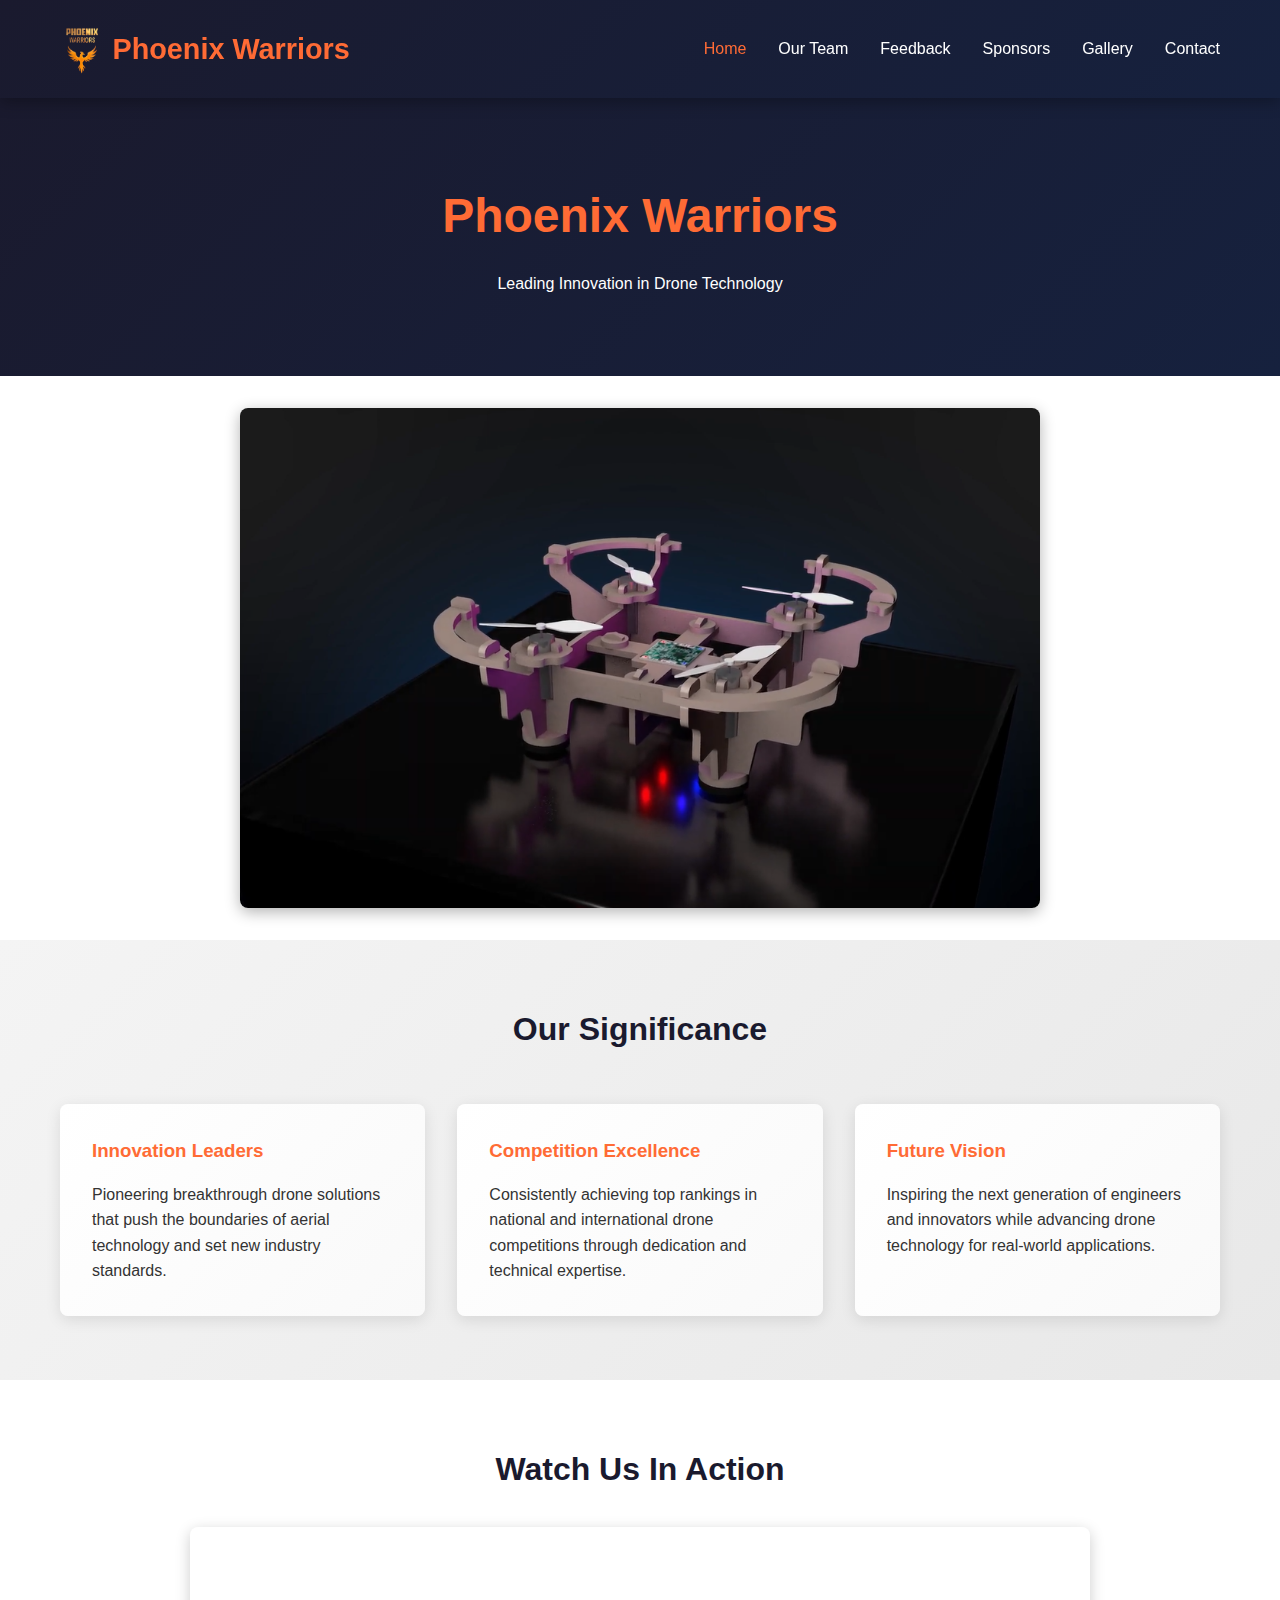
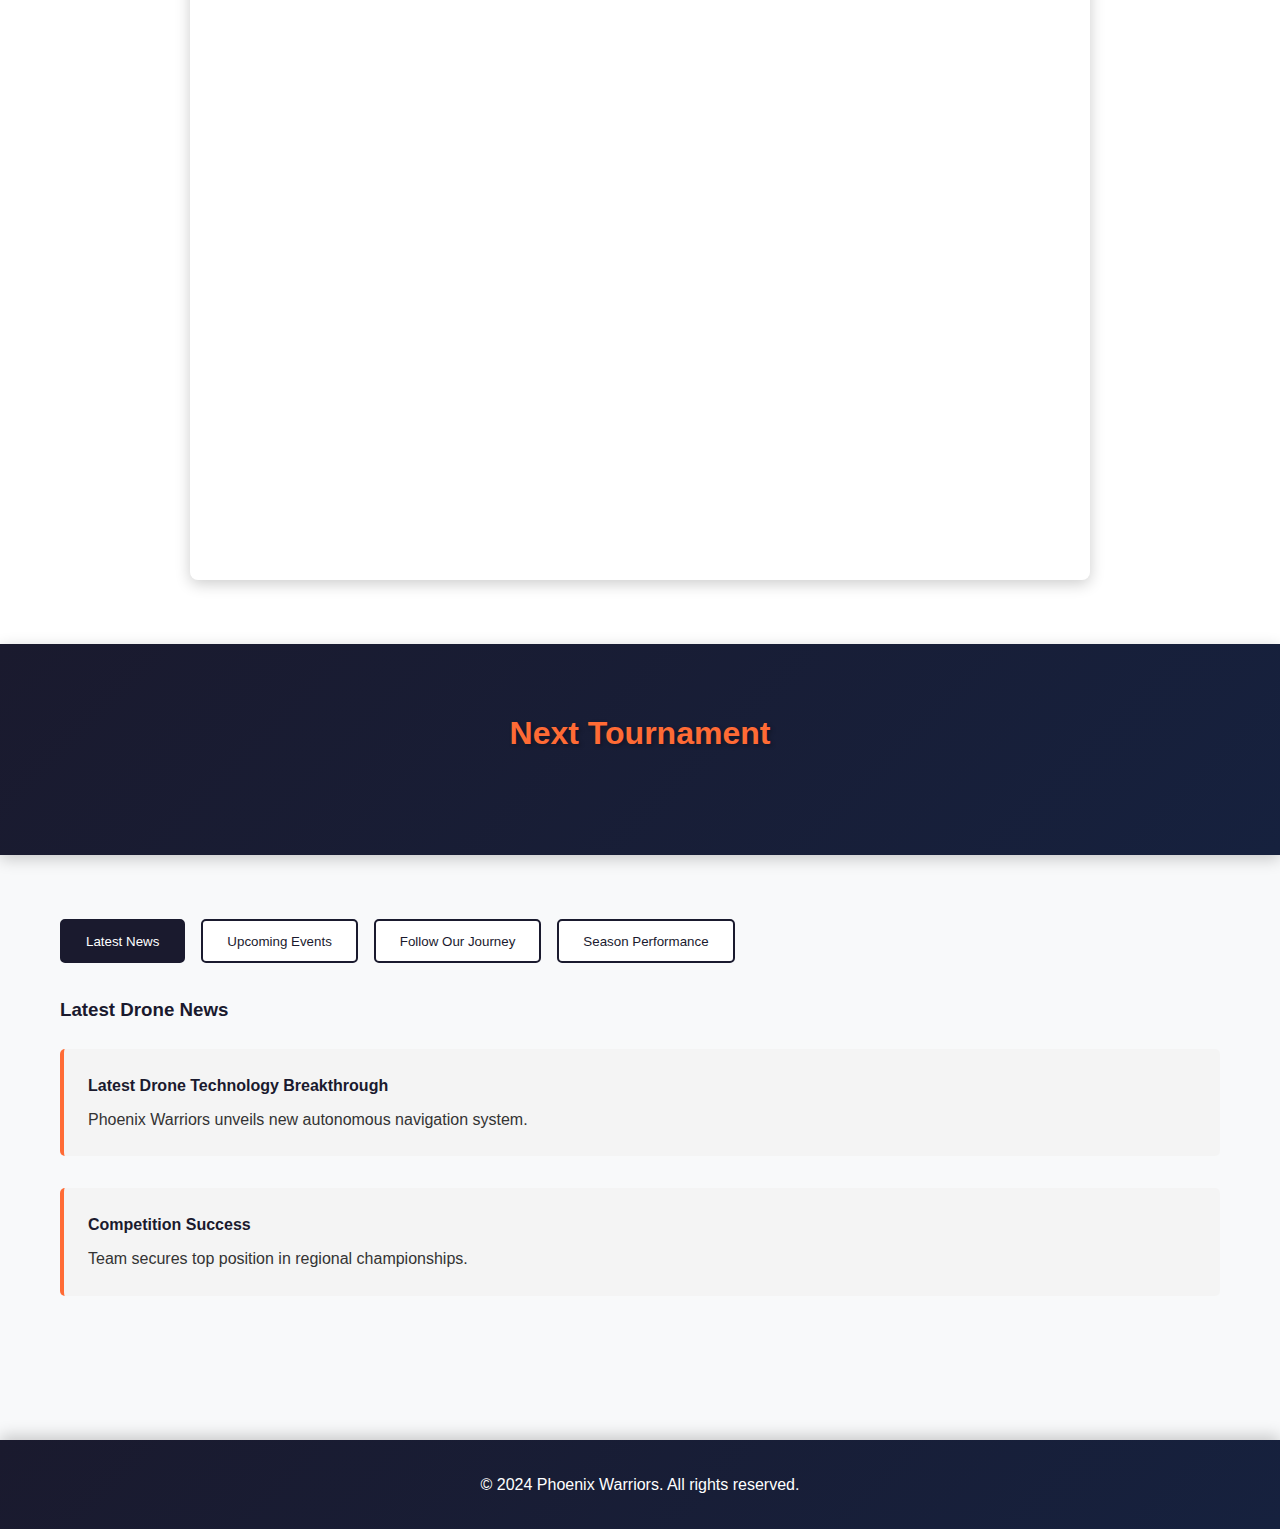
<file: index.html>
<!DOCTYPE html>
<html lang="en">
<head>
    <meta charset="UTF-8">
    <meta name="viewport" content="width=device-width, initial-scale=1.0">
    <title>Phoenix Warriors - Drone Technology</title>
    <link rel="stylesheet" href="css/style.css">
</head>
<body>
    <nav class="navbar">
        <div class="container">
            <div class="logo"><img src="images/clipfly_2026-01-14_22-19-54-removebg-preview.png" alt="Phoenix Warriors">Phoenix Warriors</div>
            <ul class="nav-links">
                <li><a href="index.html" class="active">Home</a></li>
                <li><a href="team.html">Our Team</a></li>
                <li><a href="feedback.html">Feedback</a></li>
                <li><a href="sponsors.html">Sponsors</a></li>
                <li><a href="gallery.html">Gallery</a></li>
                <li><a href="contact.html">Contact</a></li>
            </ul>
        </div>
    </nav>

    <header class="hero">
        <div class="container">
            <h1>Phoenix Warriors</h1>
            <p>Leading Innovation in Drone Technology</p>
        </div>
    </header>

    <section class="hero-slider-section">
        <div class="container">
            <div class="slider-container">
                <img src="images/slide images/Screenshot 2026-01-14 222351.png" alt="Drone" class="slide active">
                <img src="images/slide images/Screenshot 2026-01-14 222856.png" alt="Drone" class="slide">
                <img src="images/slide images/drnAct.png" alt="Drone" class="slide">
            </div>
        </div>
    </section>

    <section class="technologies">
        <div class="container">
            <h2>Our Significance</h2>
            <div class="tech-grid">
                <div class="tech-card">
                    <h3>Innovation Leaders</h3>
                    <p>Pioneering breakthrough drone solutions that push the boundaries of aerial technology and set new industry standards.</p>
                </div>
                <div class="tech-card">
                    <h3>Competition Excellence</h3>
                    <p>Consistently achieving top rankings in national and international drone competitions through dedication and technical expertise.</p>
                </div>
                <div class="tech-card">
                    <h3>Future Vision</h3>
                    <p>Inspiring the next generation of engineers and innovators while advancing drone technology for real-world applications.</p>
                </div>
            </div>
        </div>
    </section>

    <section class="video-section">
        <div class="container">
            <h2>Watch Us In Action</h2>
            <div class="video-container">
                <iframe src="https://www.youtube.com/embed/3JLh1YM47sI" allow="accelerometer; autoplay; clipboard-write; encrypted-media; gyroscope; picture-in-picture" allowfullscreen></iframe>
            </div>
        </div>
    </section>

    <section class="countdown-section">
        <div class="container">
            <h2>Next Tournament</h2>
            <div id="countdown" class="countdown"></div>
        </div>
    </section>

    <section class="tabs-section">
        <div class="container">
            <div class="tabs">
                <button class="tab-btn active" data-tab="news">Latest News</button>
                <button class="tab-btn" data-tab="events">Upcoming Events</button>
                <button class="tab-btn" data-tab="journey">Follow Our Journey</button>
                <button class="tab-btn" data-tab="performance">Season Performance</button>
            </div>

            <div class="tab-content">
                <div id="news" class="tab-pane active">
                    <h3>Latest Drone News</h3>
                    <div id="rss-feed">Loading latest news...</div>
                </div>

                <div id="events" class="tab-pane">
                    <h3>Upcoming Events</h3>
                    <div class="event-card">
                        <h4>Grand Finale</h4>
                        <p class="event-date">February 27, 2026</p>
                        <p>Join us for the ultimate drone competition showcase where Phoenix Warriors will demonstrate cutting-edge aerial maneuvers and compete for the championship title.</p>
                    </div>
                </div>

                <div id="journey" class="tab-pane">
                    <h3>Follow Our Journey</h3>
                    <div class="journey-timeline">
                        <div class="timeline-item">
                            <h4>2025 - Foundation</h4>
                            <p>Phoenix Warriors was established with a vision to revolutionize drone technology and compete at the highest level.</p>
                        </div>
                        <div class="timeline-item">
                            <h4>2025 - First Competition</h4>
                            <p>Secured 3rd place in our debut competition, showcasing innovative design and autonomous flight capabilities.</p>
                        </div>
                        <div class="timeline-item">
                            <h4>2026 - Rising Champions</h4>
                            <p>Currently leading the season rankings with breakthrough technology and preparing for the Grand Finale.</p>
                        </div>
                    </div>
                </div>

                <div id="performance" class="tab-pane">
                    <h3>Season Performance</h3>
                    <div class="stats-grid">
                        <div class="stat-card">
                            <h4>12</h4>
                            <p>Competitions Entered</p>
                        </div>
                        <div class="stat-card">
                            <h4>8</h4>
                            <p>Podium Finishes</p>
                        </div>
                        <div class="stat-card">
                            <h4>3</h4>
                            <p>First Place Wins</p>
                        </div>
                        <div class="stat-card">
                            <h4>95%</h4>
                            <p>Flight Success Rate</p>
                        </div>
                    </div>
                </div>
            </div>
        </div>
    </section>

    <footer>
        <div class="container">
            <p>&copy; 2024 Phoenix Warriors. All rights reserved.</p>
        </div>
    </footer>

    <script src="js/script.js"></script>
</body>
</html>
</file>
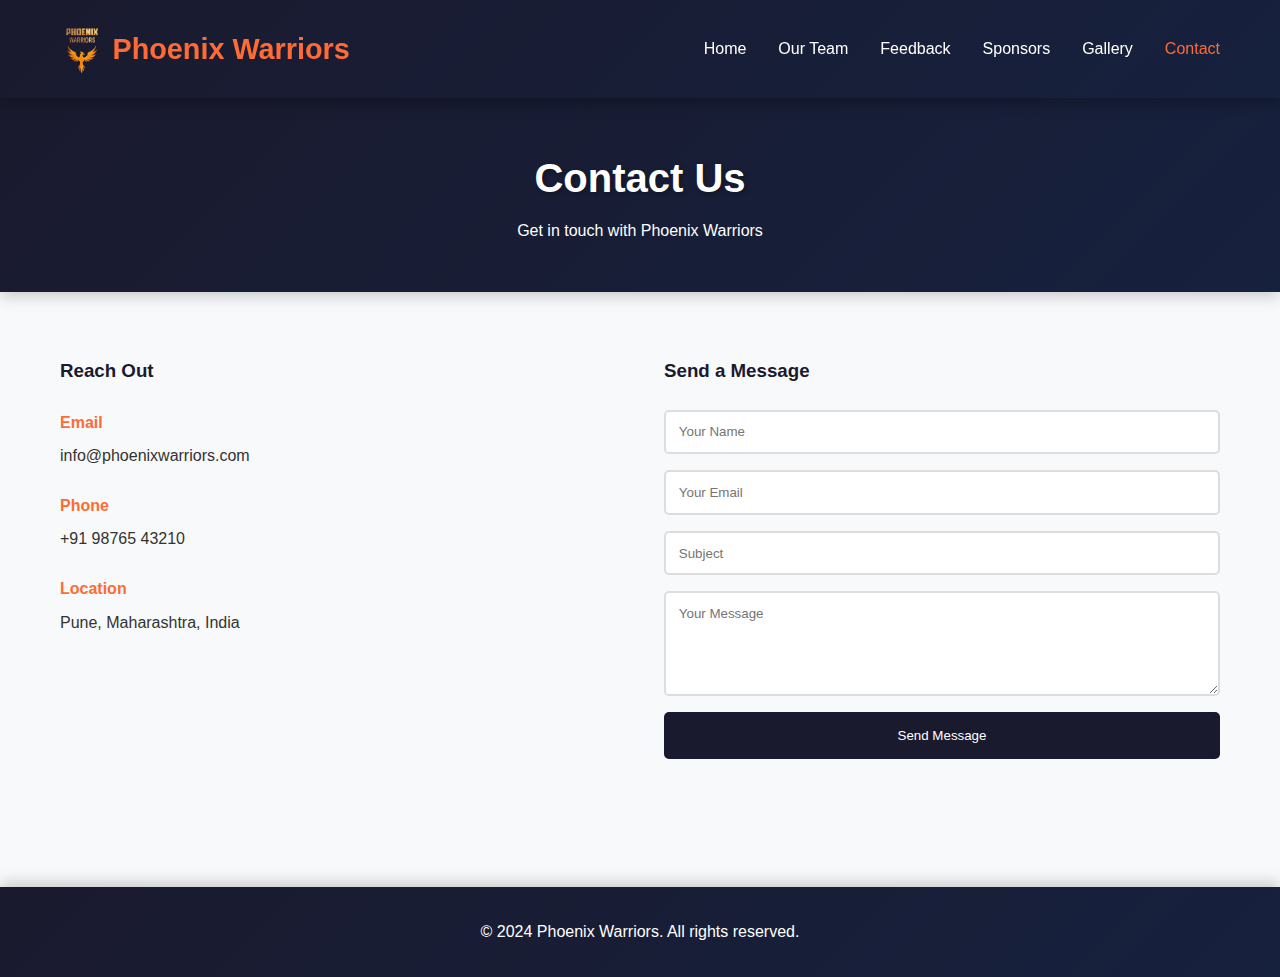
<file: contact.html>
<!DOCTYPE html>
<html lang="en">
<head>
    <meta charset="UTF-8">
    <meta name="viewport" content="width=device-width, initial-scale=1.0">
    <title>Contact Us - Phoenix Warriors</title>
    <link rel="stylesheet" href="css/style.css">
</head>
<body>
    <nav class="navbar">
        <div class="container">
            <div class="logo"><img src="images/clipfly_2026-01-14_22-19-54-removebg-preview.png" alt="Phoenix Warriors">Phoenix Warriors</div>
            <ul class="nav-links">
                <li><a href="index.html">Home</a></li>
                <li><a href="team.html">Our Team</a></li>
                <li><a href="feedback.html">Feedback</a></li>
                <li><a href="sponsors.html">Sponsors</a></li>
                <li><a href="gallery.html">Gallery</a></li>
                <li><a href="contact.html" class="active">Contact</a></li>
            </ul>
        </div>
    </nav>

    <section class="page-header">
        <div class="container">
            <h1>Contact Us</h1>
            <p>Get in touch with Phoenix Warriors</p>
        </div>
    </section>

    <section class="contact-section">
        <div class="container">
            <div class="contact-content">
                <div class="contact-info">
                    <h3>Reach Out</h3>
                    <div class="info-item">
                        <h4>Email</h4>
                        <p>info@phoenixwarriors.com</p>
                    </div>
                    <div class="info-item">
                        <h4>Phone</h4>
                        <p>+91 98765 43210</p>
                    </div>
                    <div class="info-item">
                        <h4>Location</h4>
                        <p>Pune, Maharashtra, India</p>
                    </div>
                </div>

                <div class="contact-form">
                    <h3>Send a Message</h3>
                    <form id="contactForm">
                        <input type="text" placeholder="Your Name" required>
                        <input type="email" placeholder="Your Email" required>
                        <input type="text" placeholder="Subject" required>
                        <textarea placeholder="Your Message" rows="5" required></textarea>
                        <button type="submit">Send Message</button>
                    </form>
                    <div id="formMessage"></div>
                </div>
            </div>
        </div>
    </section>

    <footer>
        <div class="container">
            <p>&copy; 2024 Phoenix Warriors. All rights reserved.</p>
        </div>
    </footer>

    <script src="js/script.js"></script>
</body>
</html>
</file>
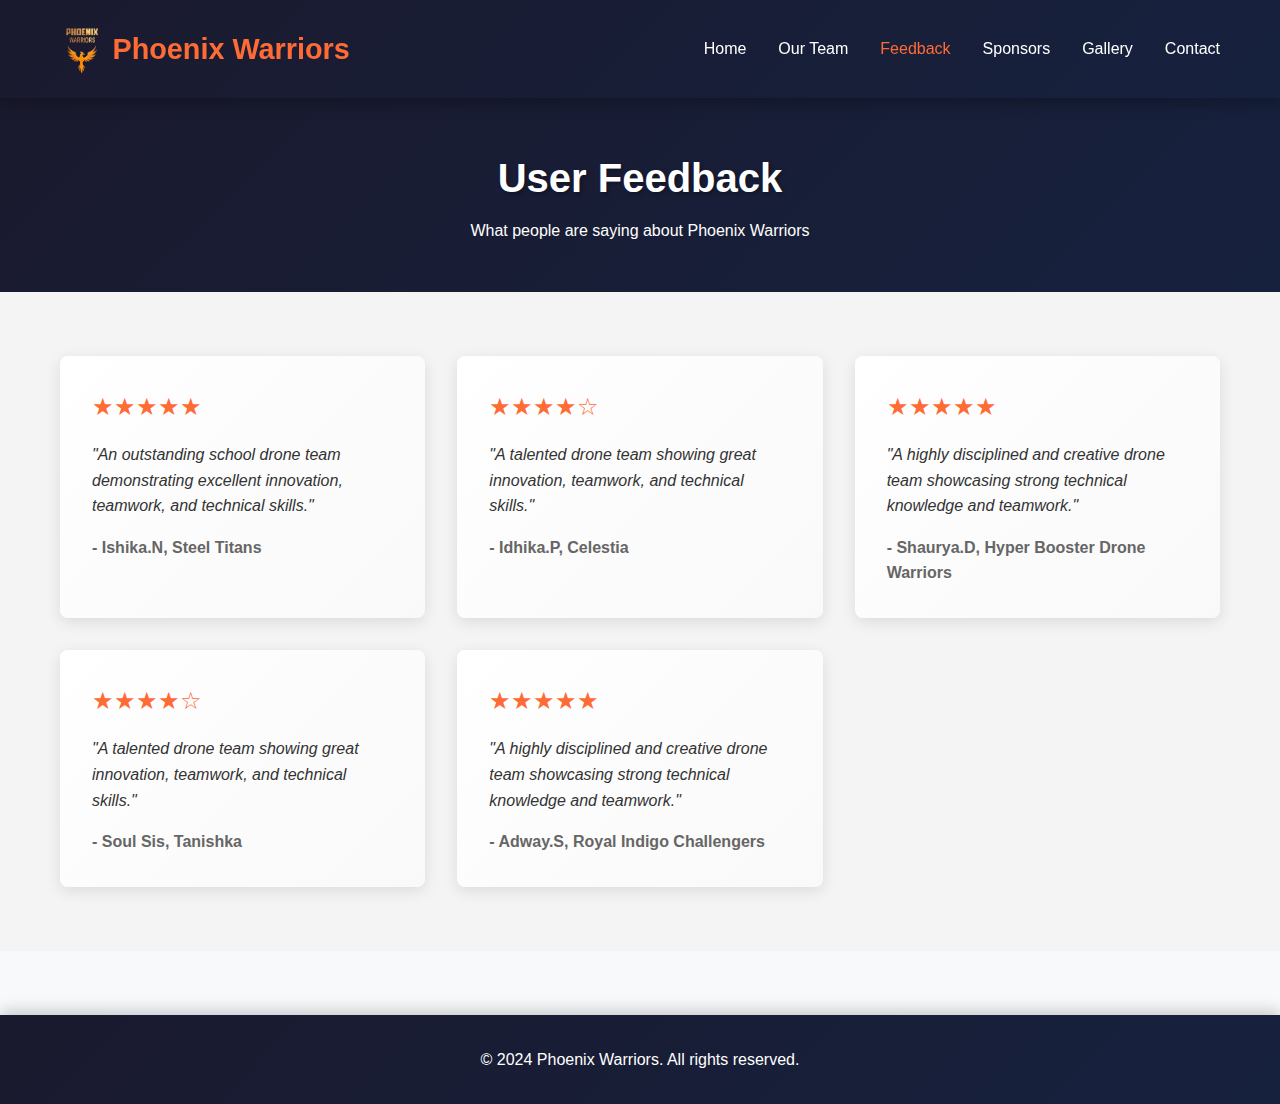
<file: feedback.html>
<!DOCTYPE html>
<html lang="en">
<head>
    <meta charset="UTF-8">
    <meta name="viewport" content="width=device-width, initial-scale=1.0">
    <title>Feedback - Phoenix Warriors</title>
    <link rel="stylesheet" href="css/style.css">
</head>
<body>
    <nav class="navbar">
        <div class="container">
            <div class="logo"><img src="images/clipfly_2026-01-14_22-19-54-removebg-preview.png" alt="Phoenix Warriors">Phoenix Warriors</div>
            <ul class="nav-links">
                <li><a href="index.html">Home</a></li>
                <li><a href="team.html">Our Team</a></li>
                <li><a href="feedback.html" class="active">Feedback</a></li>
                <li><a href="sponsors.html">Sponsors</a></li>
                <li><a href="gallery.html">Gallery</a></li>
                <li><a href="contact.html">Contact</a></li>
            </ul>
        </div>
    </nav>

    <section class="page-header">
        <div class="container">
            <h1>User Feedback</h1>
            <p>What people are saying about Phoenix Warriors</p>
        </div>
    </section>

    <section class="feedback-section">
        <div class="container">
            <div class="feedback-grid">
                <div class="feedback-card">
                    <div class="rating">★★★★★</div>
                    <p class="feedback-text">"An outstanding school drone team demonstrating excellent innovation, teamwork, and technical skills."</p>
                    <p class="feedback-author">- Ishika.N, Steel Titans</p>
                </div>

                <div class="feedback-card">
                    <div class="rating">★★★★☆</div>
                    <p class="feedback-text">"A talented drone team showing great innovation, teamwork, and technical skills."</p>
                    <p class="feedback-author">- Idhika.P, Celestia</p>
                </div>

                <div class="feedback-card">
                    <div class="rating">★★★★★</div>
                    <p class="feedback-text">"A highly disciplined and creative drone team showcasing strong technical knowledge and teamwork."</p>
                    <p class="feedback-author">- Shaurya.D, Hyper Booster Drone Warriors</p>
                </div>

                <div class="feedback-card">
                    <div class="rating">★★★★☆</div>
                    <p class="feedback-text">"A talented drone team showing great innovation, teamwork, and technical skills."</p>
                    <p class="feedback-author">- Soul Sis, Tanishka</p>
                </div>

                <div class="feedback-card">
                    <div class="rating">★★★★★</div>
                    <p class="feedback-text">"A highly disciplined and creative drone team showcasing strong technical knowledge and teamwork."</p>
                    <p class="feedback-author">- Adway.S, Royal Indigo Challengers</p>
                </div>
            </div>
        </div>
    </section>

    <footer>
        <div class="container">
            <p>&copy; 2024 Phoenix Warriors. All rights reserved.</p>
        </div>
    </footer>
</body>
</html>
</file>
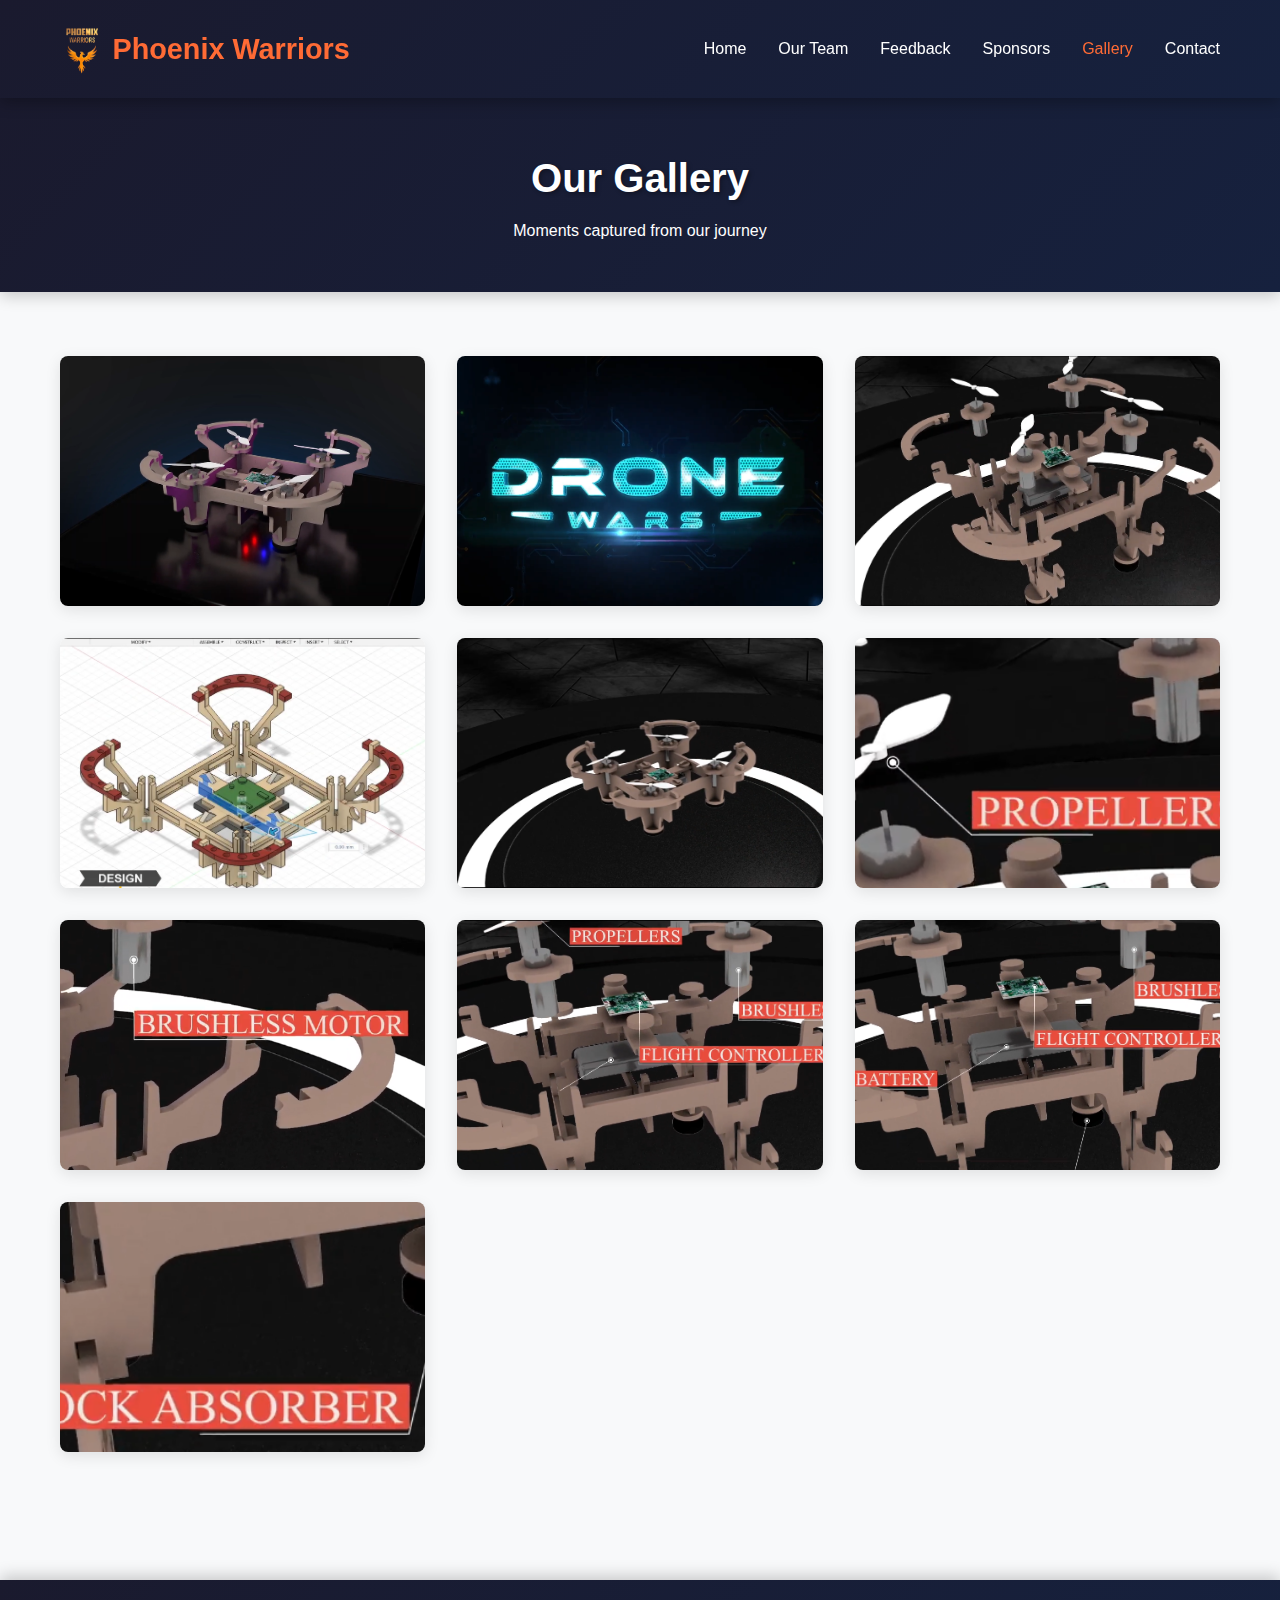
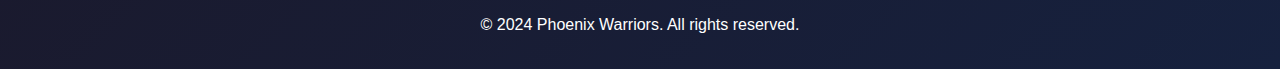
<file: gallery.html>
<!DOCTYPE html>
<html lang="en">
<head>
    <meta charset="UTF-8">
    <meta name="viewport" content="width=device-width, initial-scale=1.0">
    <title>Gallery - Phoenix Warriors</title>
    <link rel="stylesheet" href="css/style.css">
</head>
<body>
    <nav class="navbar">
        <div class="container">
            <div class="logo"><img src="images/clipfly_2026-01-14_22-19-54-removebg-preview.png" alt="Phoenix Warriors">Phoenix Warriors</div>
            <ul class="nav-links">
                <li><a href="index.html">Home</a></li>
                <li><a href="team.html">Our Team</a></li>
                <li><a href="feedback.html">Feedback</a></li>
                <li><a href="sponsors.html">Sponsors</a></li>
                <li><a href="gallery.html" class="active">Gallery</a></li>
                <li><a href="contact.html">Contact</a></li>
            </ul>
        </div>
    </nav>

    <section class="page-header">
        <div class="container">
            <h1>Our Gallery</h1>
            <p>Moments captured from our journey</p>
        </div>
    </section>

    <section class="gallery-section">
        <div class="container">
            <div class="gallery-grid">
                <div class="gallery-card">
                    <img src="images/Gallary/Screenshot 2026-01-14 222351.png" alt="Phoenix Warriors">
                </div>
                <div class="gallery-card">
                    <img src="images/Gallary/Screenshot 2026-01-14 222453.png" alt="Phoenix Warriors">
                </div>
                <div class="gallery-card">
                    <img src="images/Gallary/Screenshot 2026-01-14 222706.png" alt="Phoenix Warriors">
                </div>
                <div class="gallery-card">
                    <img src="images/Gallary/Screenshot 2026-01-14 222856.png" alt="Phoenix Warriors">
                </div>
                <div class="gallery-card">
                    <img src="images/Gallary/Screenshot 2026-01-14 222953.png" alt="Phoenix Warriors">
                </div>
                <div class="gallery-card">
                    <img src="images/Gallary/Screenshot 2026-01-14 223134.png" alt="Phoenix Warriors">
                </div>
                <div class="gallery-card">
                    <img src="images/Gallary/Screenshot 2026-01-14 223324.png" alt="Phoenix Warriors">
                </div>
                <div class="gallery-card">
                    <img src="images/Gallary/Screenshot 2026-01-14 223349.png" alt="Phoenix Warriors">
                </div>
                <div class="gallery-card">
                    <img src="images/Gallary/Screenshot 2026-01-14 223433.png" alt="Phoenix Warriors">
                </div>
                <div class="gallery-card">
                    <img src="images/Gallary/Screenshot 2026-01-14 223504.png" alt="Phoenix Warriors">
                </div>
            </div>
        </div>
    </section>

    <footer>
        <div class="container">
            <p>&copy; 2024 Phoenix Warriors. All rights reserved.</p>
        </div>
    </footer>
</body>
</html>
</file>
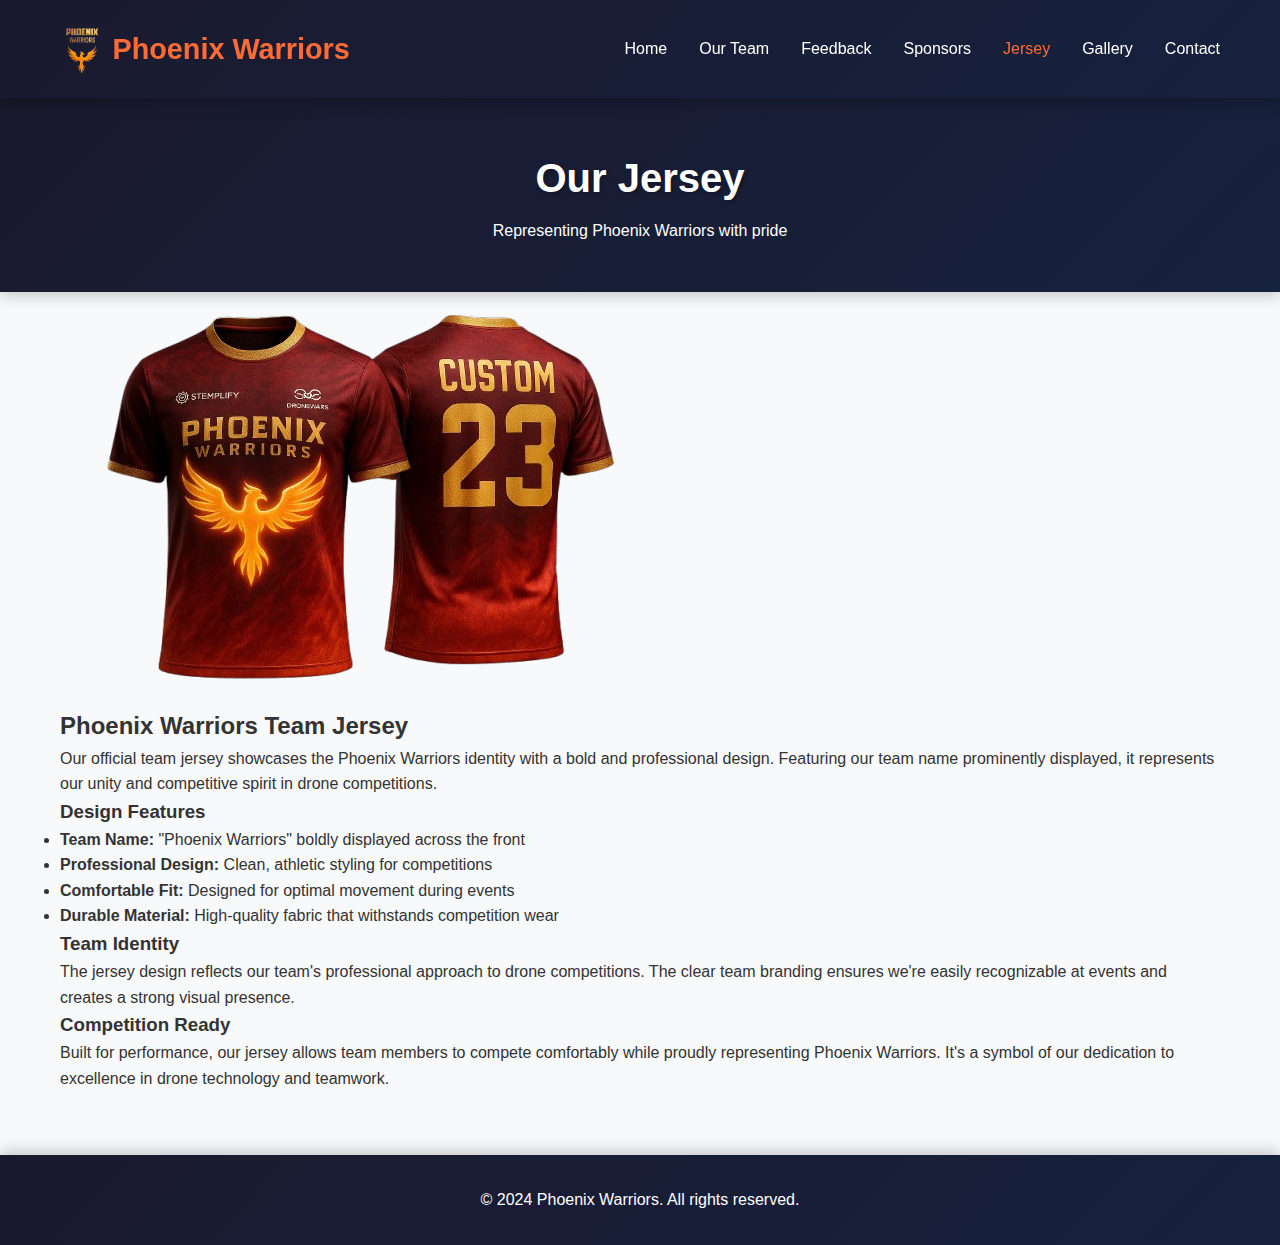
<file: jersey.html>
<!DOCTYPE html>
<html lang="en">
<head>
    <meta charset="UTF-8">
    <meta name="viewport" content="width=device-width, initial-scale=1.0">
    <title>Jersey - Phoenix Warriors</title>
    <link rel="stylesheet" href="css/style.css">
</head>
<body>
    <nav class="navbar">
        <div class="container">
            <div class="logo"><img src="images/clipfly_2026-01-14_22-19-54-removebg-preview.png" alt="Phoenix Warriors">Phoenix Warriors</div>
            <ul class="nav-links">
                <li><a href="index.html">Home</a></li>
                <li><a href="team.html">Our Team</a></li>
                <li><a href="feedback.html">Feedback</a></li>
                <li><a href="sponsors.html">Sponsors</a></li>
                <li><a href="jersey.html" class="active">Jersey</a></li>
                <li><a href="gallery.html">Gallery</a></li>
                <li><a href="contact.html">Contact</a></li>
            </ul>
        </div>
    </nav>

    <section class="page-header">
        <div class="container">
            <h1>Our Jersey</h1>
            <p>Representing Phoenix Warriors with pride</p>
        </div>
    </section>

    <section class="jersey-section">
        <div class="container">
            <div class="jersey-content">
                <div class="jersey-image">
                    <img src="images/67.png" alt="Phoenix Warriors Jersey">
                </div>
                <div class="jersey-info">
                    <h2>Phoenix Warriors Team Jersey</h2>
                    <p>Our official team jersey showcases the Phoenix Warriors identity with a bold and professional design. Featuring our team name prominently displayed, it represents our unity and competitive spirit in drone competitions.</p>
                    
                    <h3>Design Features</h3>
                    <ul>
                        <li><strong>Team Name:</strong> "Phoenix Warriors" boldly displayed across the front</li>
                        <li><strong>Professional Design:</strong> Clean, athletic styling for competitions</li>
                        <li><strong>Comfortable Fit:</strong> Designed for optimal movement during events</li>
                        <li><strong>Durable Material:</strong> High-quality fabric that withstands competition wear</li>
                    </ul>

                    <h3>Team Identity</h3>
                    <p>The jersey design reflects our team's professional approach to drone competitions. The clear team branding ensures we're easily recognizable at events and creates a strong visual presence.</p>

                    <h3>Competition Ready</h3>
                    <p>Built for performance, our jersey allows team members to compete comfortably while proudly representing Phoenix Warriors. It's a symbol of our dedication to excellence in drone technology and teamwork.</p>
                </div>
            </div>
        </div>
    </section>

    <footer>
        <div class="container">
            <p>&copy; 2024 Phoenix Warriors. All rights reserved.</p>
        </div>
    </footer>
</body>
</html>
</file>
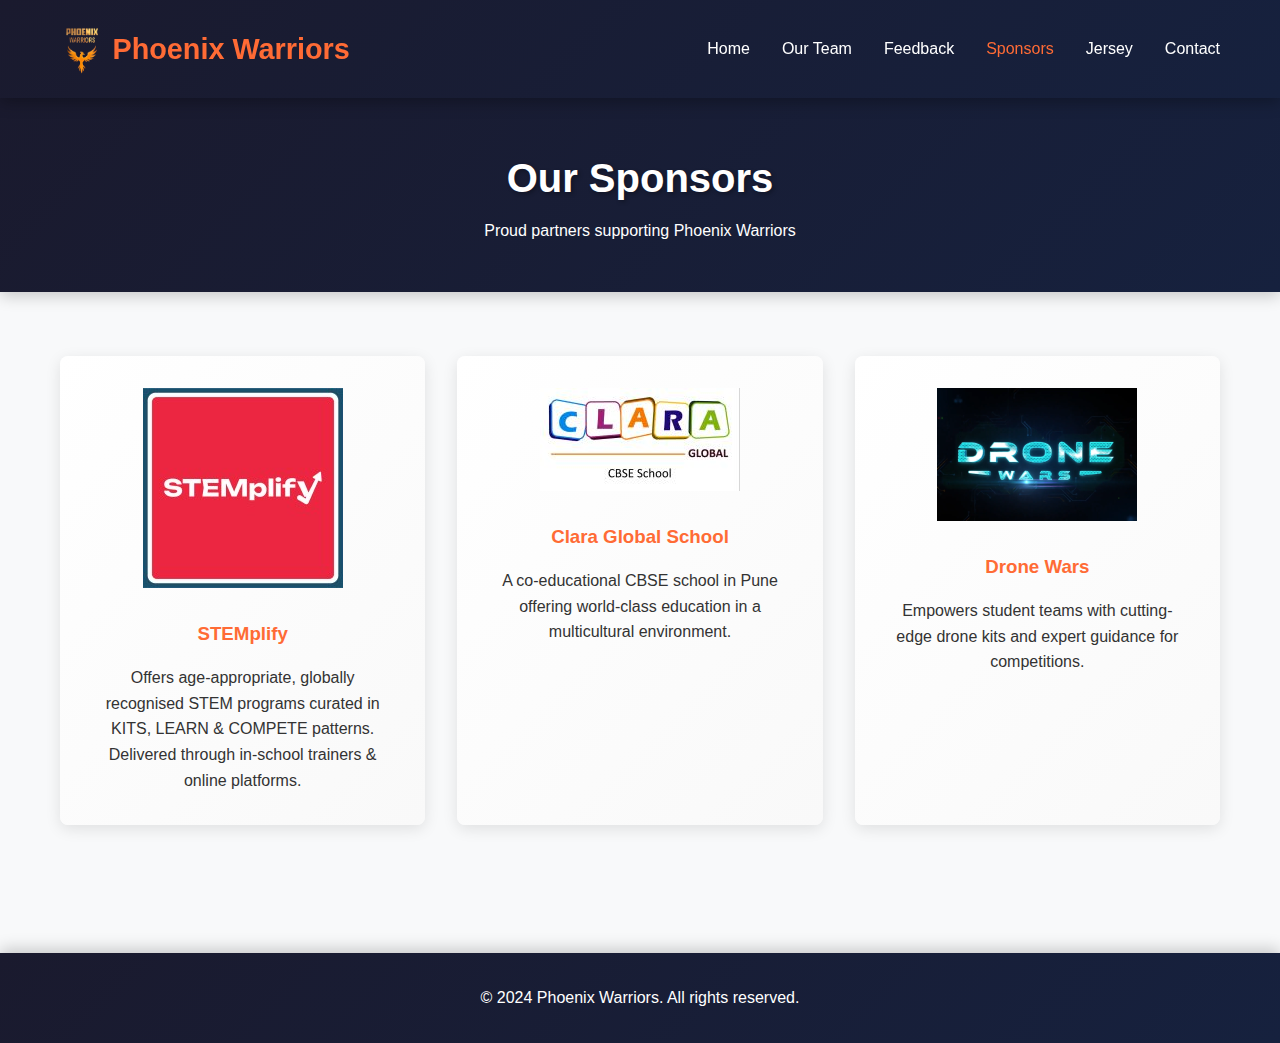
<file: sponsors.html>
<!DOCTYPE html>
<html lang="en">
<head>
    <meta charset="UTF-8">
    <meta name="viewport" content="width=device-width, initial-scale=1.0">
    <title>Sponsors - Phoenix Warriors</title>
    <link rel="stylesheet" href="css/style.css">
</head>
<body>
    <nav class="navbar">
        <div class="container">
            <div class="logo"><img src="images/clipfly_2026-01-14_22-19-54-removebg-preview.png" alt="Phoenix Warriors">Phoenix Warriors</div>
            <ul class="nav-links">
                <li><a href="index.html">Home</a></li>
                <li><a href="team.html">Our Team</a></li>
                <li><a href="feedback.html">Feedback</a></li>
                <li><a href="sponsors.html" class="active">Sponsors</a></li>
                <li><a href="jersey.html">Jersey</a></li>
                <li><a href="contact.html">Contact</a></li>
            </ul>
        </div>
    </nav>

    <section class="page-header">
        <div class="container">
            <h1>Our Sponsors</h1>
            <p>Proud partners supporting Phoenix Warriors</p>
        </div>
    </section>

    <section class="sponsors-section">
        <div class="container">
            <div class="sponsors-grid">
                <div class="sponsor-card">
                    <div class="sponsor-logo">
                        <img src="images/sponsers/stemplify.jpg" alt="STEMplify">
                    </div>
                    <h3>STEMplify</h3>
                    <p>Offers age-appropriate, globally recognised STEM programs curated in KITS, LEARN & COMPETE patterns. Delivered through in-school trainers & online platforms.</p>
                </div>

                <div class="sponsor-card">
                    <div class="sponsor-logo">
                        <img src="images/sponsers/clara-global-school.png" alt="Clara Global School">
                    </div>
                    <h3>Clara Global School</h3>
                    <p>A co-educational CBSE school in Pune offering world-class education in a multicultural environment.</p>
                </div>

                <div class="sponsor-card">
                    <div class="sponsor-logo">
                        <img src="images/sponsers/drone wars.png" alt="Drone Wars">
                    </div>
                    <h3>Drone Wars</h3>
                    <p>Empowers student teams with cutting-edge drone kits and expert guidance for competitions.</p>
                </div>
            </div>
        </div>
    </section>

    <footer>
        <div class="container">
            <p>&copy; 2024 Phoenix Warriors. All rights reserved.</p>
        </div>
    </footer>
</body>
</html>
</file>
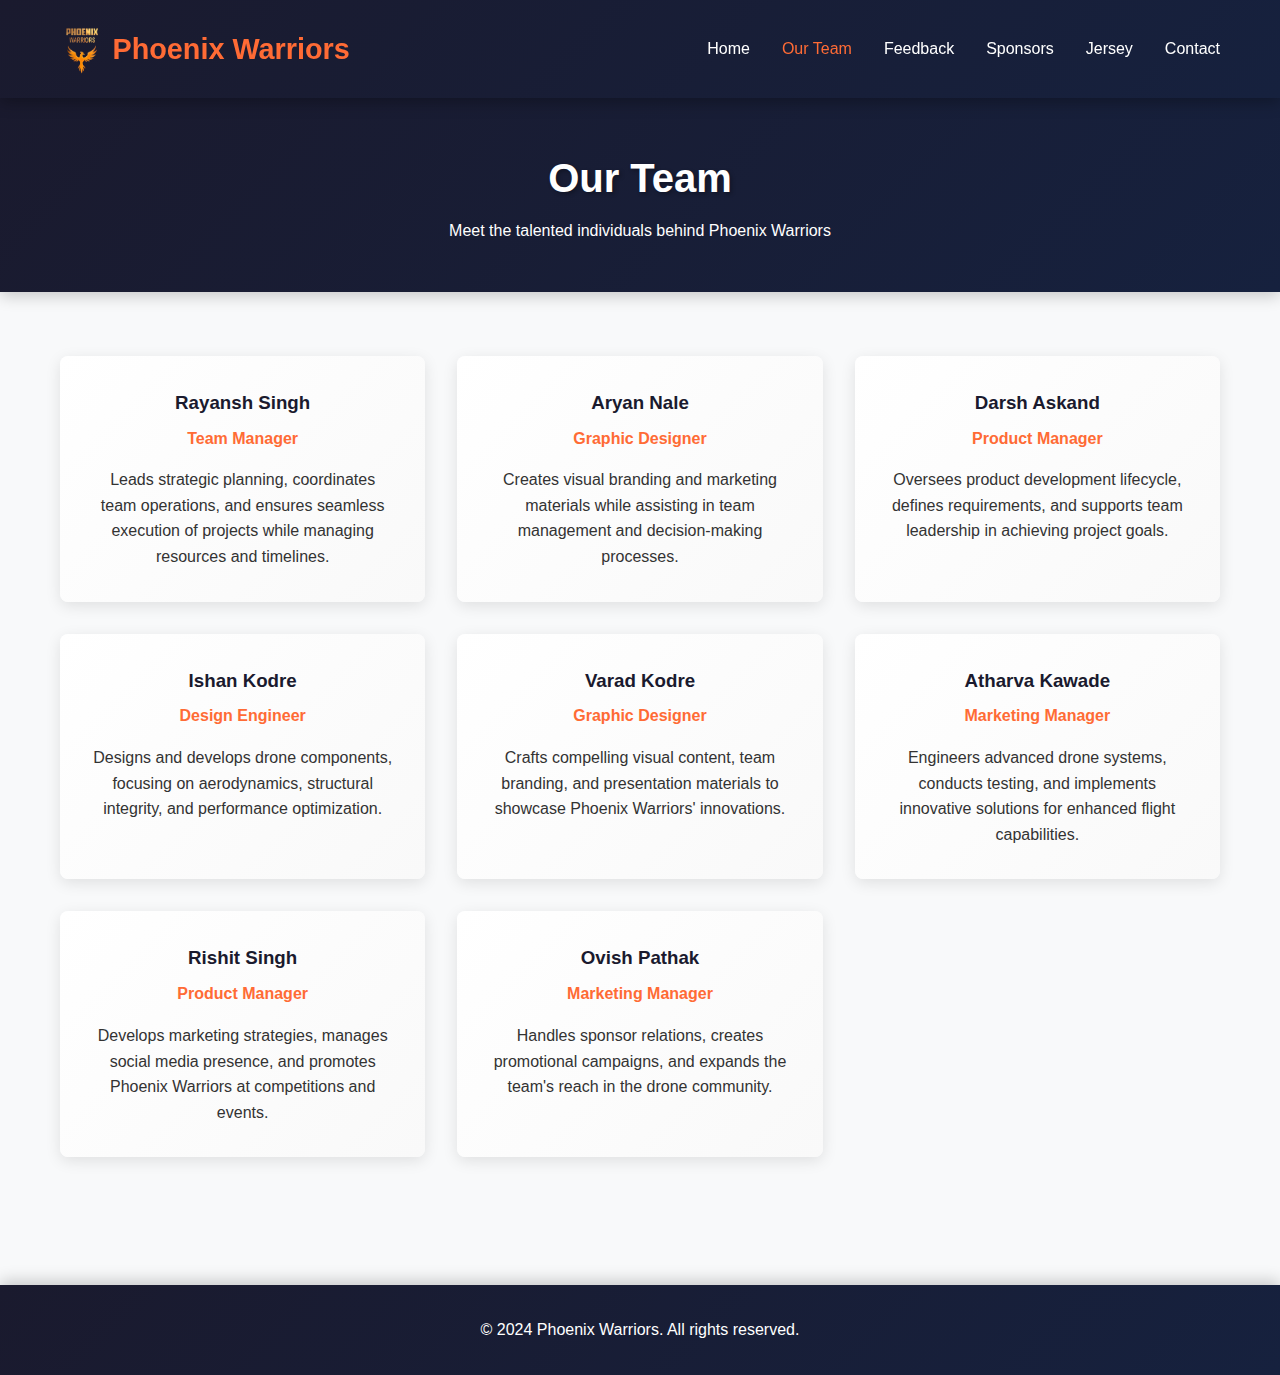
<file: team.html>
<!DOCTYPE html>
<html lang="en">
<head>
    <meta charset="UTF-8">
    <meta name="viewport" content="width=device-width, initial-scale=1.0">
    <title>Our Team - Phoenix Warriors</title>
    <link rel="stylesheet" href="css/style.css">
</head>
<body>
    <nav class="navbar">
        <div class="container">
            <div class="logo"><img src="images/clipfly_2026-01-14_22-19-54-removebg-preview.png" alt="Phoenix Warriors">Phoenix Warriors</div>
            <ul class="nav-links">
                <li><a href="index.html">Home</a></li>
                <li><a href="team.html" class="active">Our Team</a></li>
                <li><a href="feedback.html">Feedback</a></li>
                <li><a href="sponsors.html">Sponsors</a></li>
                <li><a href="jersey.html">Jersey</a></li>
                <li><a href="contact.html">Contact</a></li>
            </ul>
        </div>
    </nav>

    <section class="page-header">
        <div class="container">
            <h1>Our Team</h1>
            <p>Meet the talented individuals behind Phoenix Warriors</p>
        </div>
    </section>

    <section class="team-section">
        <div class="container">
            <div class="team-grid">
                <div class="team-card">
                    <h3>Rayansh Singh</h3>
                    <p class="role">Team Manager</p>
                    <p>Leads strategic planning, coordinates team operations, and ensures seamless execution of projects while managing resources and timelines.</p>
                </div>

                <div class="team-card">
                    <h3>Aryan Nale</h3>
                    <p class="role">Graphic Designer</p>
                    <p>Creates visual branding and marketing materials while assisting in team management and decision-making processes.</p>
                </div>

                <div class="team-card">
                    <h3>Darsh Askand</h3>
                    <p class="role">Product Manager</p>
                    <p>Oversees product development lifecycle, defines requirements, and supports team leadership in achieving project goals.</p>
                </div>

                <div class="team-card">
                    <h3>Ishan Kodre</h3>
                    <p class="role">Design Engineer</p>
                    <p>Designs and develops drone components, focusing on aerodynamics, structural integrity, and performance optimization.</p>
                </div>

                <div class="team-card">
                    <h3>Varad Kodre</h3>
                    <p class="role">Graphic Designer</p>
                    <p>Crafts compelling visual content, team branding, and presentation materials to showcase Phoenix Warriors' innovations.</p>
                </div>

                <div class="team-card">
                    <h3>Atharva Kawade</h3>
                    <p class="role">Marketing Manager</p>
                    <p>Engineers advanced drone systems, conducts testing, and implements innovative solutions for enhanced flight capabilities.</p>
                </div>

                <div class="team-card">
                    <h3>Rishit Singh</h3>
                    <p class="role">Product Manager</p>
                    <p>Develops marketing strategies, manages social media presence, and promotes Phoenix Warriors at competitions and events.</p>
                </div>

                <div class="team-card">
                    <h3>Ovish Pathak</h3>
                    <p class="role">Marketing Manager</p>
                    <p>Handles sponsor relations, creates promotional campaigns, and expands the team's reach in the drone community.</p>
                </div>
            </div>
        </div>
    </section>

    <footer>
        <div class="container">
            <p>&copy; 2024 Phoenix Warriors. All rights reserved.</p>
        </div>
    </footer>
</body>
</html>
</file>
<file: css/style.css>
*{margin:0;padding:0;box-sizing:border-box}body{font-family:'Segoe UI',Tahoma,Geneva,Verdana,sans-serif;line-height:1.6;color:#333;background:#f8f9fa}.container{max-width:1200px;margin:0 auto;padding:0 20px}.navbar{background:linear-gradient(135deg,#1a1a2e 0%,#16213e 100%);padding:1.5rem 0;position:sticky;top:0;z-index:100;box-shadow:0 4px 15px rgba(0,0,0,.3)}.navbar .container{display:flex;justify-content:space-between;align-items:center}.logo{color:#ff6b35;font-size:1.8rem;font-weight:bold;display:flex;align-items:center;gap:.5rem}.logo img{height:50px;width:auto}.nav-links{display:flex;list-style:none;gap:2rem}.nav-links a{color:#fff;text-decoration:none;transition:color .3s}.nav-links a:hover,.nav-links a.active{color:#ff6b35}.hero{background:linear-gradient(135deg,#1a1a2e 0%,#16213e 100%);color:#fff;padding:5rem 0;text-align:center;box-shadow:0 4px 15px rgba(0,0,0,.2)}.hero h1{font-size:3rem;margin-bottom:1rem;color:#ff6b35}.technologies{padding:4rem 0;background:linear-gradient(135deg,#f4f4f4 0%,#e8e8e8 100%)}.technologies h2{text-align:center;margin-bottom:3rem;font-size:2rem;color:#1a1a2e}.tech-grid{display:grid;grid-template-columns:repeat(auto-fit,minmax(300px,1fr));gap:2rem}.tech-card{background:linear-gradient(135deg,#fff 0%,#f9f9f9 100%);padding:2rem;border-radius:8px;box-shadow:0 4px 15px rgba(0,0,0,.1);transition:transform .3s}.tech-card:hover{transform:translateY(-5px)}.tech-card h3{color:#ff6b35;margin-bottom:1rem}.video-section{padding:4rem 0;background:#fff}.video-section h2{text-align:center;margin-bottom:2rem;font-size:2rem;color:#1a1a2e}.video-container{position:relative;max-width:900px;margin:0 auto;border-radius:8px;box-shadow:0 4px 15px rgba(0,0,0,.2);overflow:hidden;padding-bottom:56.25%;height:0}.video-container iframe{position:absolute;top:0;left:0;width:100%;height:100%;border:none}.countdown-section{padding:4rem 0;background:linear-gradient(135deg,#1a1a2e 0%,#16213e 100%);text-align:center;box-shadow:0 4px 15px rgba(0,0,0,.2)}.countdown-section h2{color:#ff6b35;font-size:2rem;margin-bottom:2rem;text-shadow:2px 2px 4px rgba(0,0,0,.3)}.countdown{display:flex;justify-content:center;gap:2rem;flex-wrap:wrap}.countdown-item{background:linear-gradient(135deg,#fff 0%,#f9f9f9 100%);padding:2rem;border-radius:8px;min-width:100px;box-shadow:0 4px 10px rgba(0,0,0,.2)}.countdown-item span{display:block;font-size:2.5rem;color:#ff6b35;font-weight:bold}.countdown-item p{color:#1a1a2e;margin-top:.5rem}.tabs-section{padding:4rem 0}.tabs{display:flex;gap:1rem;margin-bottom:2rem;flex-wrap:wrap}.tab-btn{padding:.8rem 1.5rem;background:#fff;border:2px solid #1a1a2e;color:#1a1a2e;cursor:pointer;border-radius:5px;transition:all .3s}.tab-btn:hover,.tab-btn.active{background:#1a1a2e;color:#fff}.tab-pane{display:none}.tab-pane.active{display:block}.tab-pane h3{margin-bottom:1.5rem;color:#1a1a2e}#rss-feed{display:grid;gap:1rem}.news-item{background:#f4f4f4;padding:1.5rem;border-radius:5px;border-left:4px solid #ff6b35;margin-bottom:1rem}.news-item h4{color:#1a1a2e;margin-bottom:.5rem}.news-item a{color:#ff6b35;text-decoration:none}.event-card{background:#f4f4f4;padding:2rem;border-radius:8px}.event-date{color:#ff6b35;font-weight:bold;font-size:1.2rem;margin:.5rem 0}.journey-timeline{display:grid;gap:2rem}.timeline-item{background:#f4f4f4;padding:1.5rem;border-radius:5px;border-left:4px solid #ff6b35}.timeline-item h4{color:#1a1a2e;margin-bottom:.5rem}.stats-grid{display:grid;grid-template-columns:repeat(auto-fit,minmax(200px,1fr));gap:2rem}.stat-card{background:linear-gradient(135deg,#1a1a2e 0%,#16213e 100%);color:#fff;padding:2rem;border-radius:8px;text-align:center;box-shadow:0 4px 15px rgba(0,0,0,.3)}.stat-card h4{font-size:2.5rem;color:#ff6b35;margin-bottom:.5rem;text-shadow:2px 2px 4px rgba(0,0,0,.2)}.page-header{background:linear-gradient(135deg,#1a1a2e 0%,#16213e 100%);color:#fff;padding:3rem 0;text-align:center;box-shadow:0 4px 15px rgba(0,0,0,.2)}.page-header h1{font-size:2.5rem;color:#fff;margin-bottom:.5rem;text-shadow:2px 2px 4px rgba(0,0,0,.3)}.team-section{padding:4rem 0}.team-grid{display:grid;grid-template-columns:repeat(auto-fit,minmax(280px,1fr));gap:2rem}.team-card{background:linear-gradient(135deg,#fff 0%,#f9f9f9 100%);padding:2rem;border-radius:8px;box-shadow:0 4px 15px rgba(0,0,0,.1);text-align:center}.team-card h3{color:#1a1a2e;margin-bottom:.5rem}.role{color:#ff6b35;font-weight:bold;margin-bottom:1rem}.feedback-section{padding:4rem 0;background:#f4f4f4}.feedback-grid{display:grid;grid-template-columns:repeat(auto-fit,minmax(300px,1fr));gap:2rem}.feedback-card{background:linear-gradient(135deg,#fff 0%,#f9f9f9 100%);padding:2rem;border-radius:8px;box-shadow:0 4px 15px rgba(0,0,0,.1)}.rating{color:#ff6b35;font-size:1.5rem;margin-bottom:1rem}.feedback-text{font-style:italic;margin-bottom:1rem}.feedback-author{color:#666;font-weight:bold}.sponsors-section{padding:4rem 0}.sponsors-grid{display:grid;grid-template-columns:repeat(auto-fit,minmax(300px,1fr));gap:2rem}.sponsor-card{background:linear-gradient(135deg,#fff 0%,#f9f9f9 100%);padding:2rem;border-radius:8px;box-shadow:0 4px 15px rgba(0,0,0,.1);text-align:center}.sponsor-logo{margin-bottom:1.5rem}.logo-placeholder{background:#1a1a2e;color:#fff;padding:3rem 2rem;border-radius:8px;font-size:1.5rem;font-weight:bold}.sponsor-card h3{color:#ff6b35;margin-bottom:1rem}.contact-section{padding:4rem 0}.contact-content{display:grid;grid-template-columns:repeat(auto-fit,minmax(300px,1fr));gap:3rem}.contact-info h3,.contact-form h3{color:#1a1a2e;margin-bottom:1.5rem}.info-item{margin-bottom:1.5rem}.info-item h4{color:#ff6b35;margin-bottom:.5rem}.contact-form form{display:flex;flex-direction:column;gap:1rem}.contact-form input,.contact-form textarea{padding:.8rem;border:2px solid #ddd;border-radius:5px;font-family:inherit}.contact-form button{padding:1rem;background:#1a1a2e;color:#fff;border:none;border-radius:5px;cursor:pointer;transition:background .3s}.contact-form button:hover{background:#ff6b35}#formMessage{margin-top:1rem;padding:1rem;border-radius:5px;display:none}#formMessage.success{background:#d4edda;color:#155724;display:block}footer{background:linear-gradient(135deg,#1a1a2e 0%,#16213e 100%);color:#fff;text-align:center;padding:2rem 0;margin-top:4rem;box-shadow:0 -4px 15px rgba(0,0,0,.2)}@media(max-width:768px){.nav-links{gap:1rem}.hero h1{font-size:2rem}.tabs{flex-direction:column}}
.gallery-section{padding:4rem 0}.gallery-grid{display:grid;grid-template-columns:repeat(auto-fit,minmax(300px,1fr));gap:2rem}.gallery-card{background:#fff;border-radius:8px;overflow:hidden;box-shadow:0 4px 15px rgba(0,0,0,.1);transition:transform .3s}.gallery-card:hover{transform:translateY(-5px)}.gallery-card img{width:100%;height:250px;object-fit:cover;display:block}
.hero-slider-section{padding:2rem 0;background:#fff}.slider-container{position:relative;width:100%;max-width:800px;height:500px;margin:0 auto;overflow:hidden;border-radius:8px;box-shadow:0 4px 15px rgba(0,0,0,.3)}.slide{position:absolute;width:100%;height:100%;object-fit:cover;opacity:0;transition:opacity 1s ease-in-out}.slide.active{opacity:1}
.news-item h4 a{color:#1a1a2e;text-decoration:none;transition:color .3s}.news-item h4 a:hover{color:#ff6b35}
</file>
